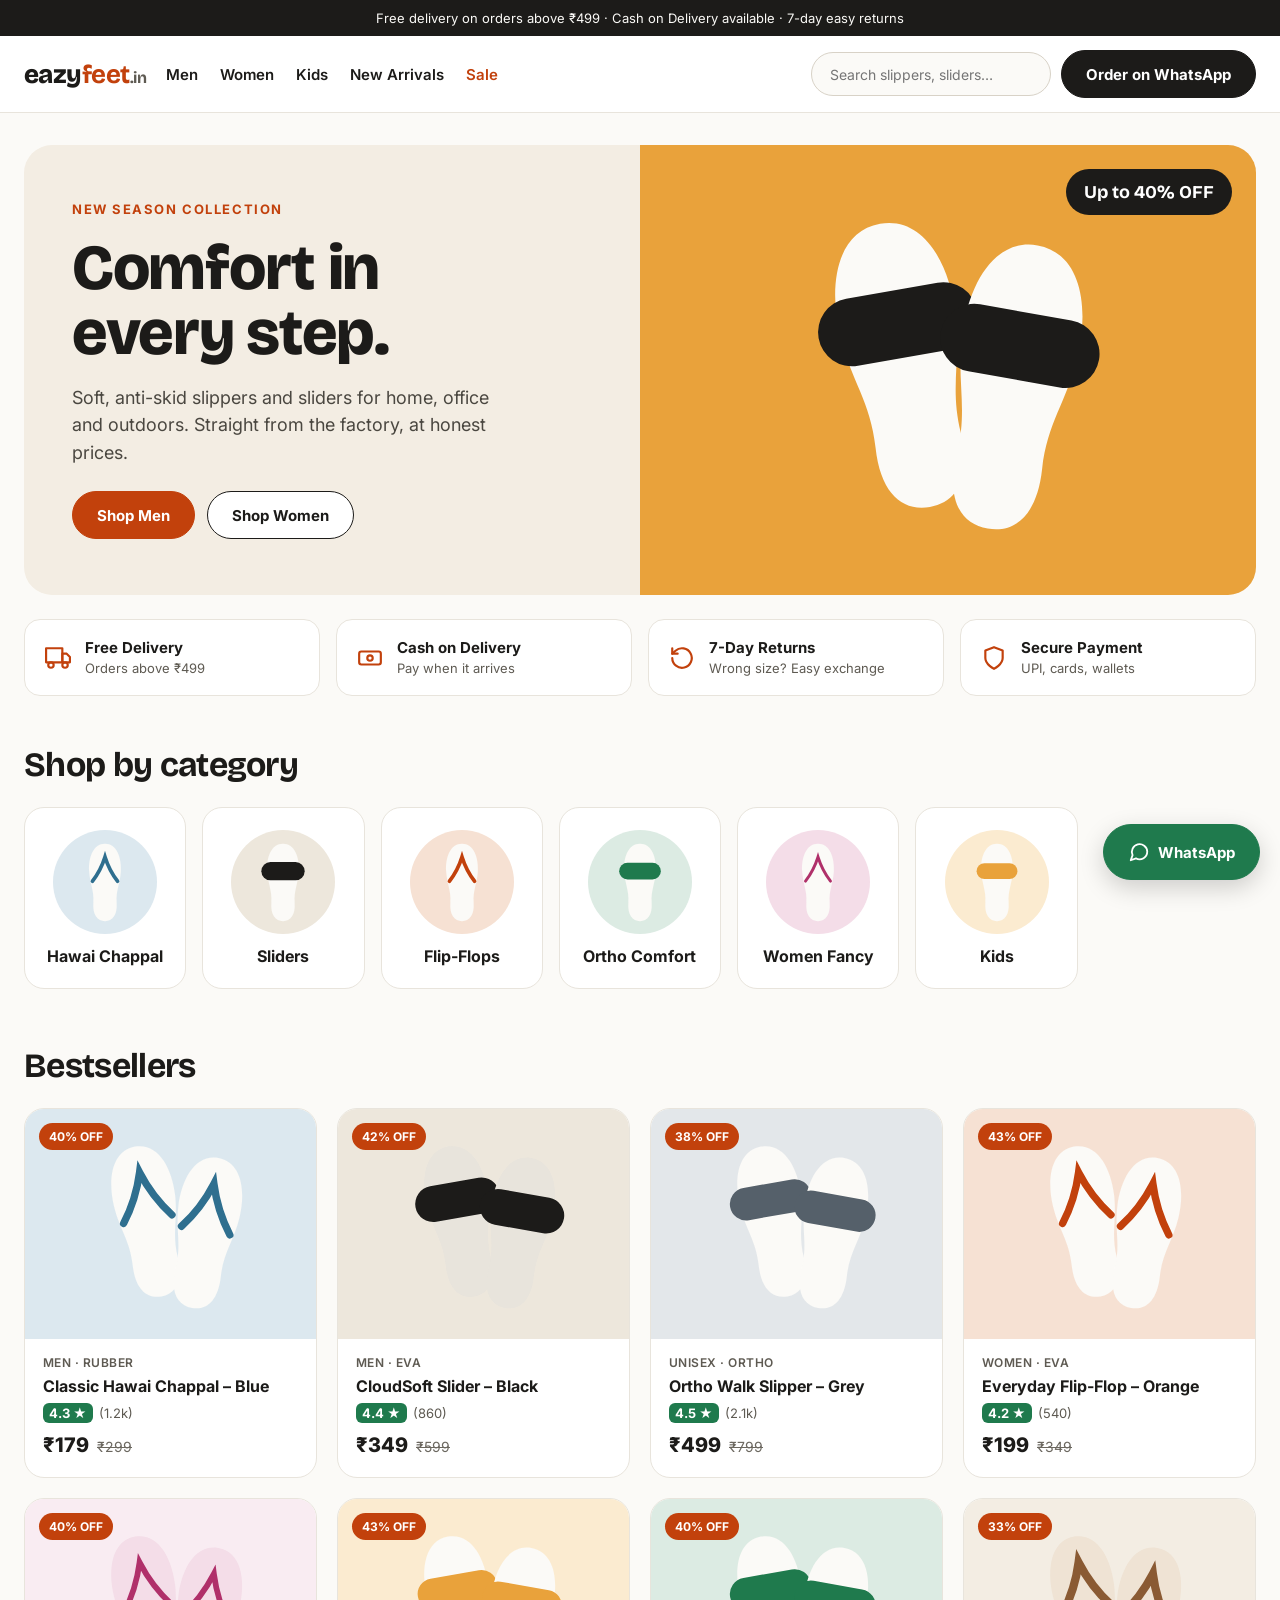
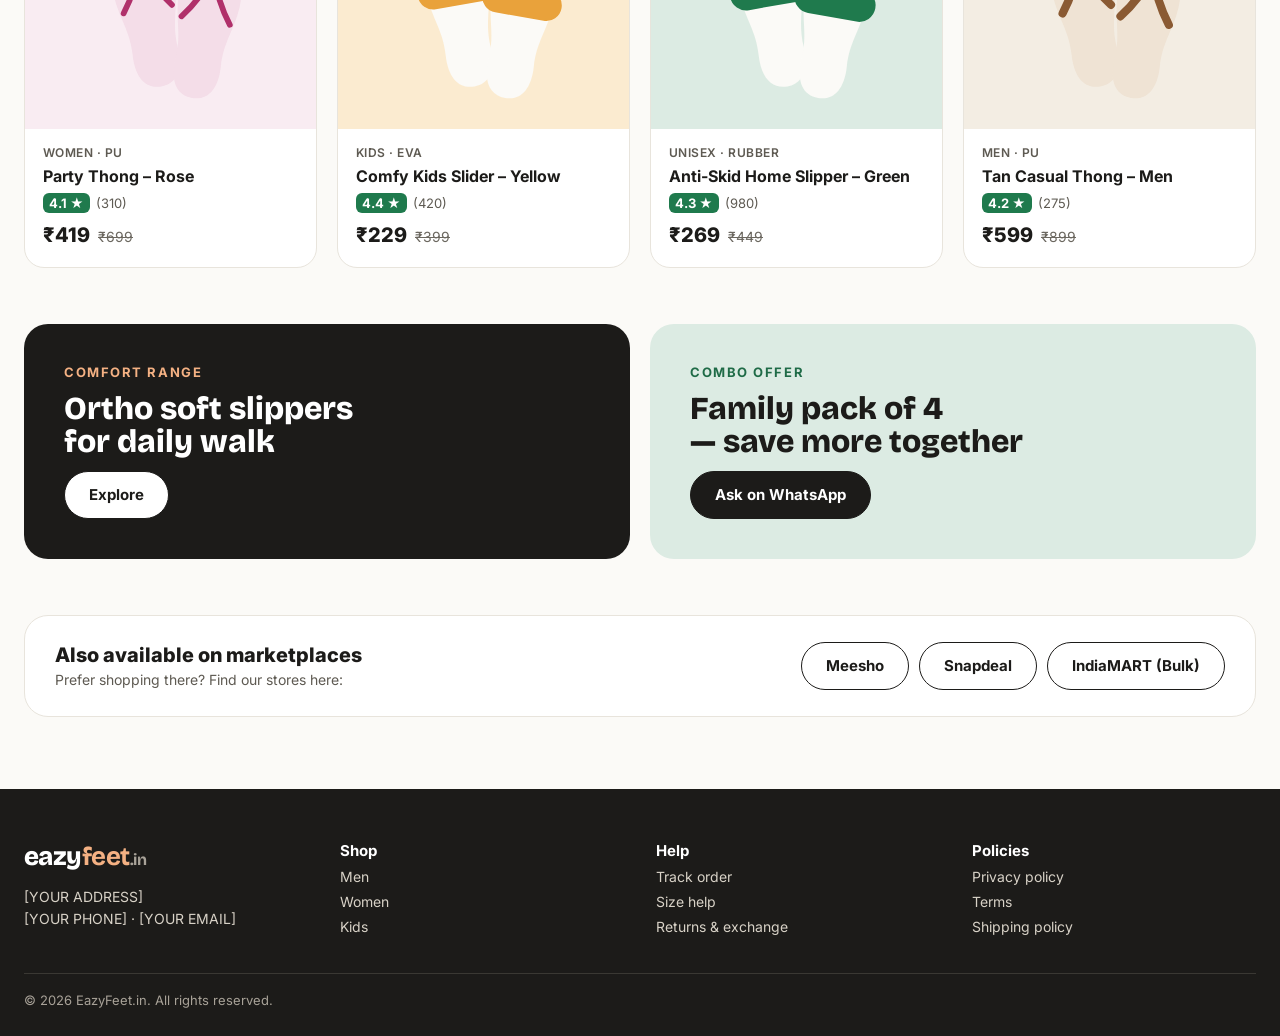
<file: eazyfeet-website (1)/index.html>
<!doctype html>
<html lang="en">
<head>
<meta charset="utf-8">
<meta name="viewport" content="width=device-width, initial-scale=1">
<title>EazyFeet.in – Comfortable Slippers, Sliders &amp; Flip-Flops Online</title>
<meta name="description" content="EazyFeet.in – shop soft, anti-skid slippers, sliders and flip-flops for men, women and kids. Cash on Delivery and 7-day easy returns.">
<link rel="icon" href="data:image/svg+xml,<svg xmlns='http://www.w3.org/2000/svg' viewBox='0 0 100 100'><rect width='100' height='100' rx='22' fill='%23C2410C'/><text x='50' y='70' font-size='60' text-anchor='middle' fill='white' font-family='Arial' font-weight='bold'>e</text></svg>">
<link rel="preconnect" href="https://fonts.googleapis.com">
<link href="https://fonts.googleapis.com/css2?family=Bricolage+Grotesque:wght@600;700;800&family=Inter:wght@400;500;600;700&display=swap" rel="stylesheet">
<link rel="stylesheet" href="style.css">
</head>
<body>
<div class="strip">Free delivery on orders above ₹499 · Cash on Delivery available · 7-day easy returns</div>

<header class="site"><div class="wrap">
<a href="/" class="logo">eazy<b>feet</b><small>.in</small></a>
<nav class="main" aria-label="Main"><a href="#bestsellers">Men</a><a href="#bestsellers">Women</a><a href="#bestsellers">Kids</a><a href="#bestsellers">New Arrivals</a><a href="#bestsellers" style="color:#C2410C">Sale</a></nav>
<div class="tools">
<label for="q" class="sr">Search</label><input id="q" class="search" type="search" placeholder="Search slippers, sliders…">
<a class="btn dark" data-wa="Hi EazyFeet, I'd like to place an order." href="#">Order on WhatsApp</a>
</div>
</div></header>

<main class="wrap">
<section class="hero">
<div class="txt">
<div class="kicker">NEW SEASON COLLECTION</div>
<h1 class="display">Comfort in<br>every step.</h1>
<p>Soft, anti-skid slippers and sliders for home, office and outdoors. Straight from the factory, at honest prices.</p>
<div style="display:flex;flex-wrap:wrap;gap:12px;margin-top:6px"><a class="btn accent" href="#bestsellers">Shop Men</a><a class="btn" href="#bestsellers">Shop Women</a></div>
</div>
<div class="art">
<svg viewBox="0 0 220 220" width="340" height="340" role="img" aria-label="A pair of sliders"><g transform="translate(22 6) rotate(-10 60 100)"><path d="M60 8 C88 8 100 40 98 75 C96 105 86 120 88 150 C90 180 78 194 60 194 C42 194 30 180 32 150 C34 120 24 105 22 75 C20 40 32 8 60 8 Z" fill="#FBFAF7"/><path d="M30 74 L90 74" stroke="#1C1B19" stroke-width="44" stroke-linecap="round"/></g><g transform="translate(92 20) rotate(10 60 100)"><path d="M60 8 C88 8 100 40 98 75 C96 105 86 120 88 150 C90 180 78 194 60 194 C42 194 30 180 32 150 C34 120 24 105 22 75 C20 40 32 8 60 8 Z" fill="#FBFAF7"/><path d="M30 74 L90 74" stroke="#1C1B19" stroke-width="44" stroke-linecap="round"/></g></svg>
<div class="badge">Up to 40% OFF</div>
</div>
</section>

<section class="trust" aria-label="Why shop with us">
<div class="t"><svg width="26" height="26" viewBox="0 0 24 24" fill="none" stroke="#C2410C" stroke-width="2" stroke-linecap="round" stroke-linejoin="round" aria-hidden="true"><rect x="1" y="3" width="15" height="13"/><path d="M16 8h4l3 3v5h-7V8z"/><circle cx="5.5" cy="18.5" r="2.5"/><circle cx="18.5" cy="18.5" r="2.5"/></svg><div><strong>Free Delivery</strong><span>Orders above ₹499</span></div></div>
<div class="t"><svg width="26" height="26" viewBox="0 0 24 24" fill="none" stroke="#C2410C" stroke-width="2" stroke-linecap="round" stroke-linejoin="round" aria-hidden="true"><rect x="2" y="6" width="20" height="12" rx="2"/><circle cx="12" cy="12" r="2.5"/></svg><div><strong>Cash on Delivery</strong><span>Pay when it arrives</span></div></div>
<div class="t"><svg width="26" height="26" viewBox="0 0 24 24" fill="none" stroke="#C2410C" stroke-width="2" stroke-linecap="round" stroke-linejoin="round" aria-hidden="true"><path d="M3 12a9 9 0 1 0 3-6.7L3 8"/><path d="M3 3v5h5"/></svg><div><strong>7-Day Returns</strong><span>Wrong size? Easy exchange</span></div></div>
<div class="t"><svg width="26" height="26" viewBox="0 0 24 24" fill="none" stroke="#C2410C" stroke-width="2" stroke-linecap="round" stroke-linejoin="round" aria-hidden="true"><path d="M12 22s8-4 8-10V5l-8-3-8 3v7c0 6 8 10 8 10z"/></svg><div><strong>Secure Payment</strong><span>UPI, cards, wallets</span></div></div>
</section>

<section class="block"><h2 class="title display">Shop by category</h2><div class="cats" id="cats"></div></section>

<section class="block" id="bestsellers"><h2 class="title display">Bestsellers</h2><div class="grid" id="grid"></div></section>

<section class="block promos">
<div class="promo" style="background:#1C1B19;color:#fff"><div class="kicker" style="color:#F4B183">COMFORT RANGE</div><div class="big">Ortho soft slippers<br>for daily walk</div><a class="btn" href="product.html?id=ortho-grey" style="align-self:flex-start">Explore</a></div>
<div class="promo" style="background:#DCEBE3"><div class="kicker" style="color:#1F6B47">COMBO OFFER</div><div class="big">Family pack of 4<br>— save more together</div><a class="btn dark" data-wa="Hi EazyFeet, I'd like to know about the family combo pack." href="#" style="align-self:flex-start">Ask on WhatsApp</a></div>
</section>

<section class="block"><div class="market">
<div><div style="font-weight:800;font-size:20px">Also available on marketplaces</div><div style="font-size:14px;color:#5E5A52;margin-top:4px">Prefer shopping there? Find our stores here:</div></div>
<div style="display:flex;flex-wrap:wrap;gap:10px"><a class="btn" data-market="meesho" href="#">Meesho</a><a class="btn" data-market="snapdeal" href="#">Snapdeal</a><a class="btn" data-market="indiamart" href="#">IndiaMART (Bulk)</a></div>
</div></section>
</main>

<footer class="site"><div class="wrap">
<div class="cols">
<div><div class="logo" style="color:#fff">eazy<b style="color:#F4B183">feet</b><small style="color:#A8A298">.in</small></div><p style="font-size:14px;line-height:1.6">[YOUR ADDRESS]<br>[YOUR PHONE] · [YOUR EMAIL]</p></div>
<div><h4>Shop</h4><a href="#bestsellers">Men</a><a href="#bestsellers">Women</a><a href="#bestsellers">Kids</a></div>
<div><h4>Help</h4><a href="#" data-wa="Hi EazyFeet, I'd like to track my order.">Track order</a><a href="#" data-wa="Hi EazyFeet, I need help choosing a size.">Size help</a><a href="#" data-wa="Hi EazyFeet, I'd like to return or exchange an item.">Returns &amp; exchange</a></div>
<div><h4>Policies</h4><a href="#">Privacy policy</a><a href="#">Terms</a><a href="#">Shipping policy</a></div>
</div>
<div class="copy">© <span id="year">2026</span> EazyFeet.in. All rights reserved.</div>
</div></footer>

<a class="btn wa float-wa" data-wa="Hi EazyFeet, I'd like to place an order." href="#" aria-label="Order on WhatsApp"><svg width="22" height="22" viewBox="0 0 24 24" fill="none" stroke="#fff" stroke-width="2" stroke-linecap="round" stroke-linejoin="round" aria-hidden="true"><path d="M21 11.5a8.4 8.4 0 0 1-12.3 7.5L3 21l2-5.6A8.4 8.4 0 1 1 21 11.5z"/></svg>WhatsApp</a>

<script src="app.js"></script>
</body>
</html>
</file>
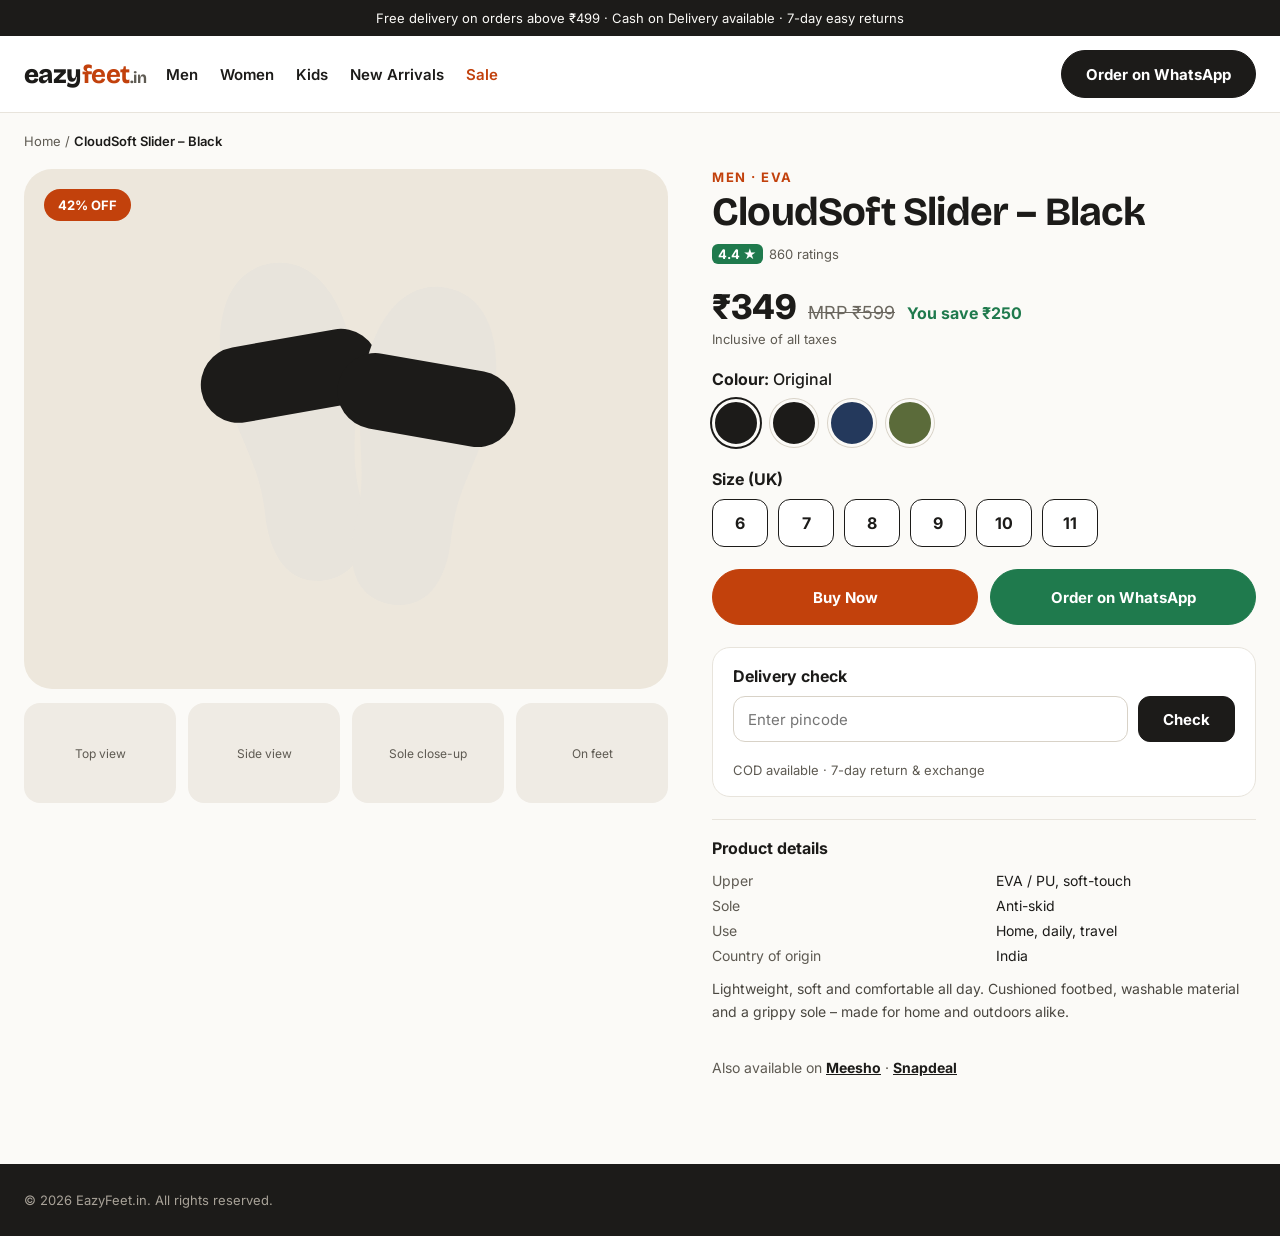
<file: eazyfeet-website (1)/product.html>
<!doctype html>
<html lang="en">
<head>
<meta charset="utf-8">
<meta name="viewport" content="width=device-width, initial-scale=1">
<title>Product | EazyFeet.in</title>
<meta name="description" content="Soft, anti-skid slippers and sliders from EazyFeet.in. Cash on Delivery available.">
<link rel="icon" href="data:image/svg+xml,<svg xmlns='http://www.w3.org/2000/svg' viewBox='0 0 100 100'><rect width='100' height='100' rx='22' fill='%23C2410C'/><text x='50' y='70' font-size='60' text-anchor='middle' fill='white' font-family='Arial' font-weight='bold'>e</text></svg>">
<link rel="preconnect" href="https://fonts.googleapis.com">
<link href="https://fonts.googleapis.com/css2?family=Bricolage+Grotesque:wght@600;700;800&family=Inter:wght@400;500;600;700&display=swap" rel="stylesheet">
<link rel="stylesheet" href="style.css">
</head>
<body>
<div class="strip">Free delivery on orders above ₹499 · Cash on Delivery available · 7-day easy returns</div>

<header class="site"><div class="wrap">
<a href="/" class="logo">eazy<b>feet</b><small>.in</small></a>
<nav class="main" aria-label="Main"><a href="/#bestsellers">Men</a><a href="/#bestsellers">Women</a><a href="/#bestsellers">Kids</a><a href="/#bestsellers">New Arrivals</a><a href="/#bestsellers" style="color:#C2410C">Sale</a></nav>
<div class="tools"><a class="btn dark" data-wa="Hi EazyFeet, I'd like to place an order." href="#">Order on WhatsApp</a></div>
</div></header>

<main class="wrap">
<div class="crumbs"><a href="/">Home</a> / <span id="crumb" style="color:#1C1B19;font-weight:600">Product</span></div>

<section class="pdp" id="pdp">
<div class="gallery">
<div class="main" id="mainimg"><div class="art"></div><span class="off" id="poff" style="position:absolute;top:20px;left:20px;background:#C2410C;color:#fff;font-size:13px;font-weight:700;border-radius:999px;padding:8px 14px"></span></div>
<div class="thumbs"><div>Top view</div><div>Side view</div><div>Sole close-up</div><div>On feet</div></div>
</div>

<div class="details">
<div>
<div class="kicker" id="ptag"></div>
<h1 class="display" id="pname"></h1>
<div class="rate"><b id="prate"></b><span id="previews"></span></div>
</div>
<div>
<div style="display:flex;align-items:baseline;gap:12px;flex-wrap:wrap"><strong id="pprice" style="font-size:34px;font-weight:800"></strong><s id="pmrp" style="font-size:18px;color:#6B675F"></s><span id="psave" style="font-size:16px;font-weight:700;color:#1F7A4D"></span></div>
<div style="font-size:13px;color:#5E5A52;margin-top:4px">Inclusive of all taxes</div>
</div>

<div><div style="font-weight:700;margin-bottom:10px">Colour: <span id="cname" style="font-weight:500"></span></div><div class="swatches" id="swatches"></div></div>

<div>
<div style="font-weight:700;margin-bottom:10px">Size (UK)</div>
<div class="sizes" id="sizes"></div>
<div class="msg" id="sizemsg" style="color:#B42318;margin-top:10px" hidden>Please select a size first</div>
</div>

<div style="display:flex;gap:12px;flex-wrap:wrap">
<button class="btn accent" id="buy" type="button" style="flex:1 1 200px;height:56px;border-radius:28px">Buy Now</button>
<button class="btn wa" id="wabuy" type="button" style="flex:1 1 200px;height:56px;border-radius:28px">Order on WhatsApp</button>
</div>

<form class="box" id="pinform">
<label for="pin" style="font-weight:700">Delivery check</label>
<div style="display:flex;gap:10px"><input id="pin" inputmode="numeric" maxlength="6" placeholder="Enter pincode"><button class="btn dark" type="submit" style="height:46px;border-radius:12px">Check</button></div>
<div class="msg" id="pinmsg" aria-live="polite"></div>
<div style="font-size:13px;color:#5E5A52">COD available · 7-day return &amp; exchange</div>
</form>

<div style="border-top:1px solid #E8E4DC;padding-top:18px">
<div style="font-weight:700;font-size:16px;margin-bottom:10px">Product details</div>
<dl class="specs"><dt>Upper</dt><dd>EVA / PU, soft-touch</dd><dt>Sole</dt><dd>Anti-skid</dd><dt>Use</dt><dd>Home, daily, travel</dd><dt>Country of origin</dt><dd>India</dd></dl>
<p style="font-size:14px;line-height:1.6;color:#4A4740">Lightweight, soft and comfortable all day. Cushioned footbed, washable material and a grippy sole – made for home and outdoors alike.</p>
</div>

<div style="font-size:14px;color:#5E5A52">Also available on <a data-market="meesho" href="#" style="font-weight:700;text-decoration:underline">Meesho</a> · <a data-market="snapdeal" href="#" style="font-weight:700;text-decoration:underline">Snapdeal</a></div>
</div>
</section>
</main>

<footer class="site"><div class="wrap"><div class="copy" style="border:0;padding-top:28px">© <span id="year">2026</span> EazyFeet.in. All rights reserved.</div></div></footer>

<script src="app.js"></script>
</body>
</html>
</file>
<file: eazyfeet-website (1)/style.css>
*{box-sizing:border-box}
body{margin:0;background:#FBFAF7;color:#1C1B19;font-family:Inter,system-ui,sans-serif}
a{color:#1C1B19;text-decoration:none}a:hover{color:#C2410C}
.wrap{max-width:1280px;margin:0 auto;padding-left:24px;padding-right:24px}
.display{font-family:'Bricolage Grotesque',sans-serif;letter-spacing:-.02em}
.strip{background:#1C1B19;color:#FBFAF7;font-size:13px;padding:10px 16px;text-align:center}
header.site{background:#fff;border-bottom:1px solid #E8E4DC;position:sticky;top:0;z-index:10}
header.site .wrap{display:flex;flex-wrap:wrap;align-items:center;gap:20px;padding-top:14px;padding-bottom:14px}
.logo{font-family:'Bricolage Grotesque',sans-serif;font-weight:800;font-size:26px;letter-spacing:-.02em;color:#1C1B19}
.logo b{color:#C2410C}.logo small{font-size:16px;color:#5E5A52;font-weight:700}
nav.main{display:flex;flex-wrap:wrap;gap:22px;font-weight:600;font-size:15px;flex:1 1 auto}
.tools{display:flex;align-items:center;gap:10px;flex-wrap:wrap}
.search{height:44px;width:240px;max-width:100%;border:1px solid #D8D2C7;border-radius:22px;padding:0 18px;font:inherit;font-size:14px;background:#FBFAF7}
.btn{height:48px;padding:0 24px;border-radius:24px;display:inline-flex;align-items:center;justify-content:center;gap:8px;font:inherit;font-weight:700;font-size:15px;cursor:pointer;border:1.5px solid #1C1B19;background:#fff;color:#1C1B19}
.btn.dark{background:#1C1B19;color:#fff}.btn.accent{background:#C2410C;border-color:#C2410C;color:#fff}.btn.wa{background:#1F7A4D;border-color:#1F7A4D;color:#fff}
.btn:hover{opacity:.92}.btn.dark:hover,.btn.accent:hover,.btn.wa:hover{color:#fff}
.sr{position:absolute;left:-9999px}
.hero{display:flex;flex-wrap:wrap;background:#F3EDE3;border-radius:28px;overflow:hidden;margin-top:32px}
.hero .txt{flex:1 1 420px;padding:56px 48px;display:flex;flex-direction:column;gap:18px;justify-content:center}
.hero h1{margin:0;font-size:clamp(40px,6vw,64px);line-height:1.02;font-weight:800}
.hero p{margin:0;font-size:18px;line-height:1.55;color:#4A4740;max-width:440px}
.hero .art{flex:1 1 420px;min-height:380px;background:#E9A23B;position:relative;display:flex;align-items:center;justify-content:center}
.badge{position:absolute;top:24px;right:24px;background:#1C1B19;color:#fff;border-radius:999px;padding:12px 18px;font-family:'Bricolage Grotesque',sans-serif;font-weight:700;font-size:18px}
.kicker{font-size:13px;font-weight:700;letter-spacing:.12em;color:#C2410C}
.trust{display:grid;grid-template-columns:repeat(auto-fit,minmax(220px,1fr));gap:16px;margin:24px auto 16px}
.trust div.t{display:flex;gap:14px;align-items:center;padding:18px 20px;background:#fff;border:1px solid #E8E4DC;border-radius:16px}
.trust strong{display:block;font-size:15px}.trust span{font-size:13px;color:#5E5A52}
section.block{padding-top:32px;padding-bottom:24px}
h2.title{margin:0 0 22px;font-size:34px}
.cats{display:grid;grid-template-columns:repeat(auto-fill,minmax(160px,1fr));gap:16px}
.cat{display:flex;flex-direction:column;align-items:center;gap:12px;padding:22px 14px;background:#fff;border:1.5px solid #E8E4DC;border-radius:20px;font-weight:700}
.cat:hover{border-color:#C2410C;color:#1C1B19}
.cat .circ{width:104px;height:104px;border-radius:52px;display:flex;align-items:center;justify-content:center}
.grid{display:grid;grid-template-columns:repeat(auto-fill,minmax(250px,1fr));gap:20px}
.card{display:flex;flex-direction:column;background:#fff;border:1px solid #E8E4DC;border-radius:20px;overflow:hidden;transition:box-shadow .2s,transform .2s}
.card:hover{box-shadow:0 10px 30px rgba(28,27,25,.1);transform:translateY(-2px);color:#1C1B19}
.card .img{position:relative;height:230px;display:flex;align-items:center;justify-content:center}
.card .off{position:absolute;top:14px;left:14px;background:#C2410C;color:#fff;font-size:12px;font-weight:700;border-radius:999px;padding:6px 10px}
.card .info{padding:16px 18px 20px;display:flex;flex-direction:column;gap:6px}
.tag{font-size:12px;font-weight:600;color:#5E5A52;letter-spacing:.04em}
.name{font-weight:700;font-size:16px;line-height:1.3}
.rate{display:flex;align-items:center;gap:6px;font-size:13px;color:#5E5A52}
.rate b{background:#1F7A4D;color:#fff;border-radius:6px;padding:2px 6px}
.price{display:flex;align-items:baseline;gap:8px;margin-top:4px}
.price strong{font-size:20px;font-weight:800}.price s{font-size:14px;color:#6B675F}
.promos{display:grid;grid-template-columns:repeat(auto-fit,minmax(300px,1fr));gap:20px}
.promo{border-radius:24px;padding:40px;display:flex;flex-direction:column;gap:12px;min-height:220px;justify-content:center}
.promo .big{font-family:'Bricolage Grotesque',sans-serif;font-size:32px;font-weight:800;line-height:1.05}
.market{background:#fff;border:1px solid #E8E4DC;border-radius:24px;padding:26px 30px;display:flex;flex-wrap:wrap;align-items:center;justify-content:space-between;gap:16px}
footer.site{background:#1C1B19;color:#D8D2C7;margin-top:48px}
footer.site .cols{display:grid;grid-template-columns:repeat(auto-fit,minmax(200px,1fr));gap:32px;padding-top:52px;padding-bottom:28px}
footer.site a{color:#D8D2C7;display:block;margin:8px 0;font-size:14px}footer.site a:hover{color:#fff}
footer.site h4{color:#fff;margin:0 0 6px;font-size:15px}
footer.site .copy{border-top:1px solid #3A3833;padding-top:18px;padding-bottom:28px;font-size:13px;color:#A8A298}
.float-wa{position:fixed;right:20px;bottom:20px;z-index:20;box-shadow:0 8px 24px rgba(0,0,0,.18);height:56px;border-radius:28px}
/* product page */
.crumbs{font-size:13px;color:#5E5A52;padding-top:20px}.crumbs a{color:#5E5A52}
.pdp{display:flex;flex-wrap:wrap;gap:44px;padding-top:20px;padding-bottom:40px}
.gallery{flex:1 1 500px;min-width:0;display:flex;flex-direction:column;gap:14px}
.gallery .main{height:520px;border-radius:28px;display:flex;align-items:center;justify-content:center;position:relative}
.thumbs{display:grid;grid-template-columns:repeat(4,minmax(0,1fr));gap:12px}
.thumbs div{height:100px;background:#EFEBE4;border-radius:16px;display:flex;align-items:center;justify-content:center;font-size:12px;color:#5E5A52;text-align:center}
.details{flex:1 1 400px;min-width:0;display:flex;flex-direction:column;gap:22px}
.details h1{margin:6px 0 10px;font-size:40px;line-height:1.08}
.swatches,.sizes{display:flex;gap:10px;flex-wrap:wrap}
.sw{width:48px;height:48px;border-radius:24px;border:3px solid #FBFAF7;box-shadow:0 0 0 1px #D8D2C7;cursor:pointer}
.sw[aria-pressed="true"]{box-shadow:0 0 0 2px #1C1B19}
.sz{min-width:56px;height:48px;border-radius:12px;font:inherit;font-weight:700;font-size:16px;cursor:pointer;background:#fff;color:#1C1B19;border:1.5px solid #1C1B19}
.sz[aria-pressed="true"]{background:#1C1B19;color:#fff}
.msg{font-size:14px;font-weight:600}
.box{background:#fff;border:1px solid #E8E4DC;border-radius:18px;padding:18px 20px;display:flex;flex-direction:column;gap:10px}
.box input{flex:1 1 auto;min-width:0;height:46px;border:1px solid #D8D2C7;border-radius:12px;padding:0 14px;font:inherit;font-size:15px}
.specs{display:grid;grid-template-columns:repeat(2,minmax(0,1fr));gap:8px 24px;font-size:14px}
.specs dt{color:#5E5A52}.specs dd{margin:0}
@media (max-width:640px){.hero .txt{padding:36px 24px}.gallery .main{height:360px}.search{width:100%}h2.title{font-size:28px}}
</file>
